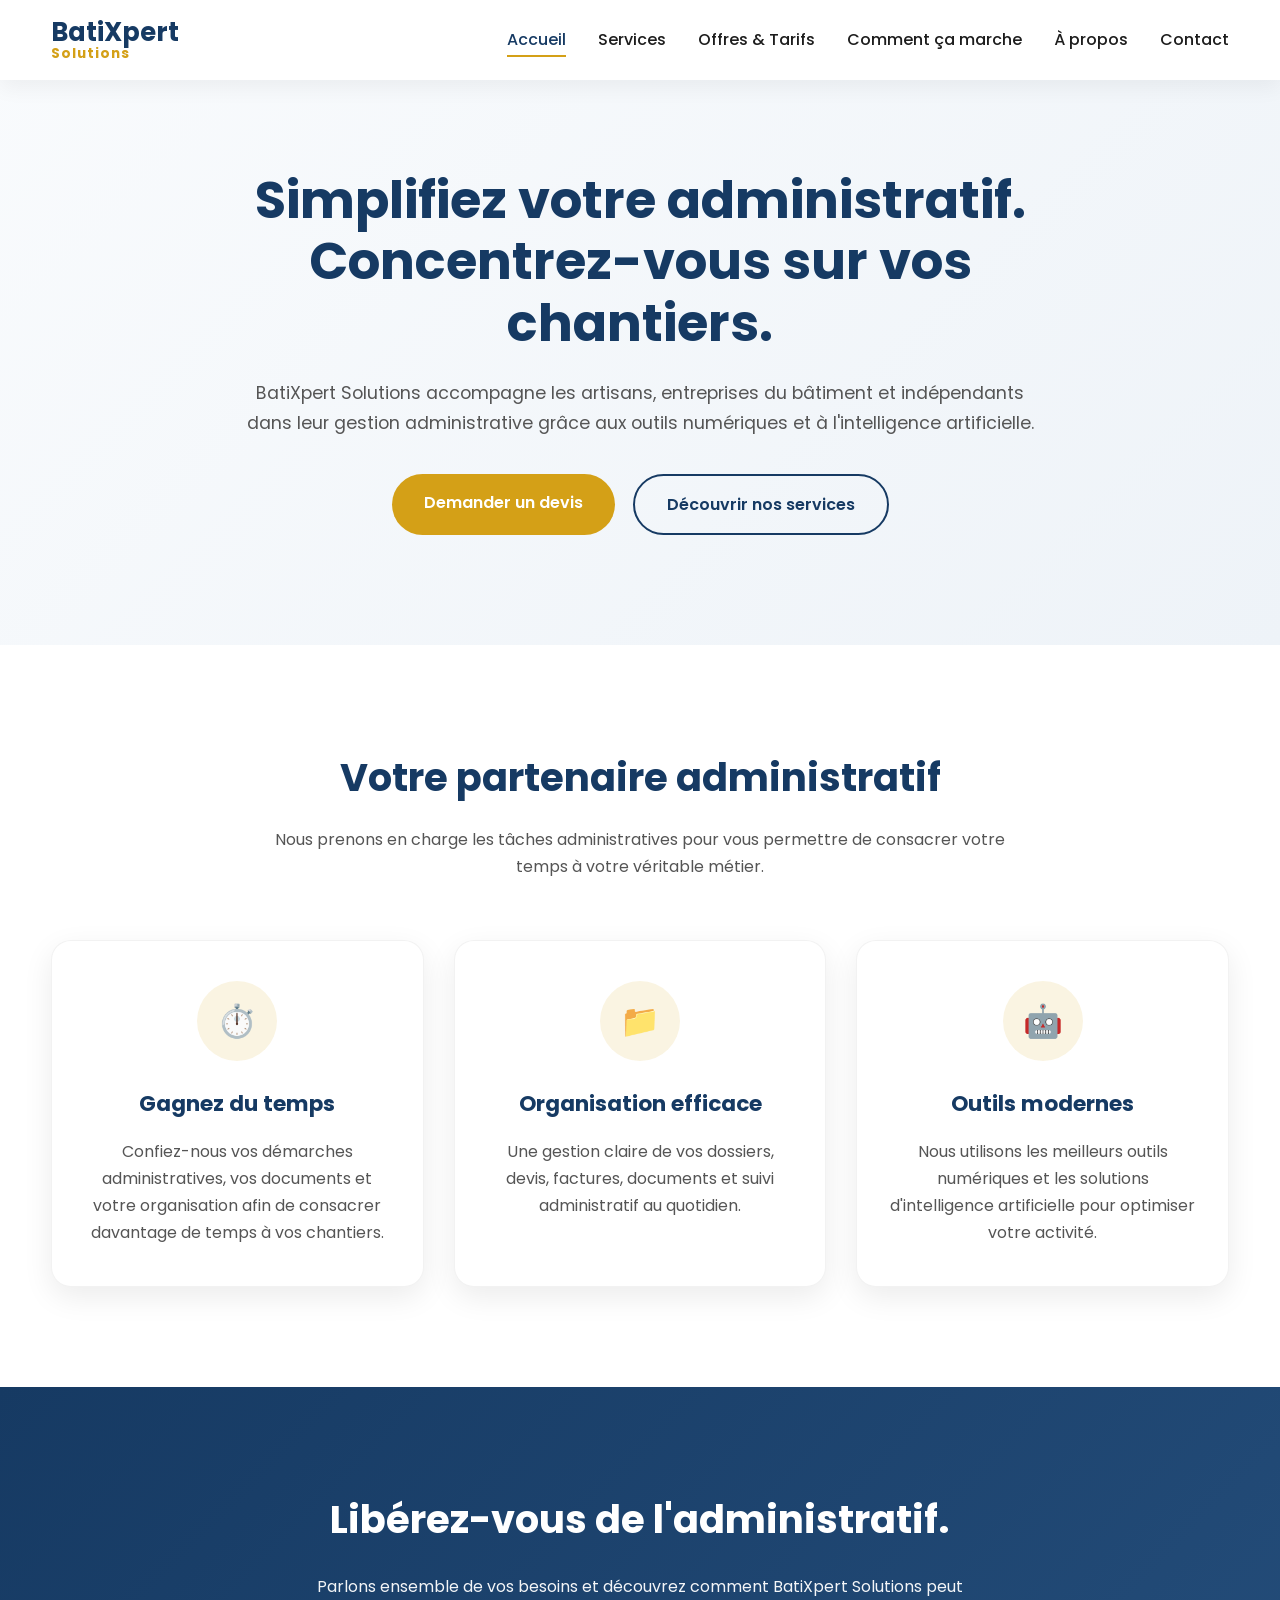
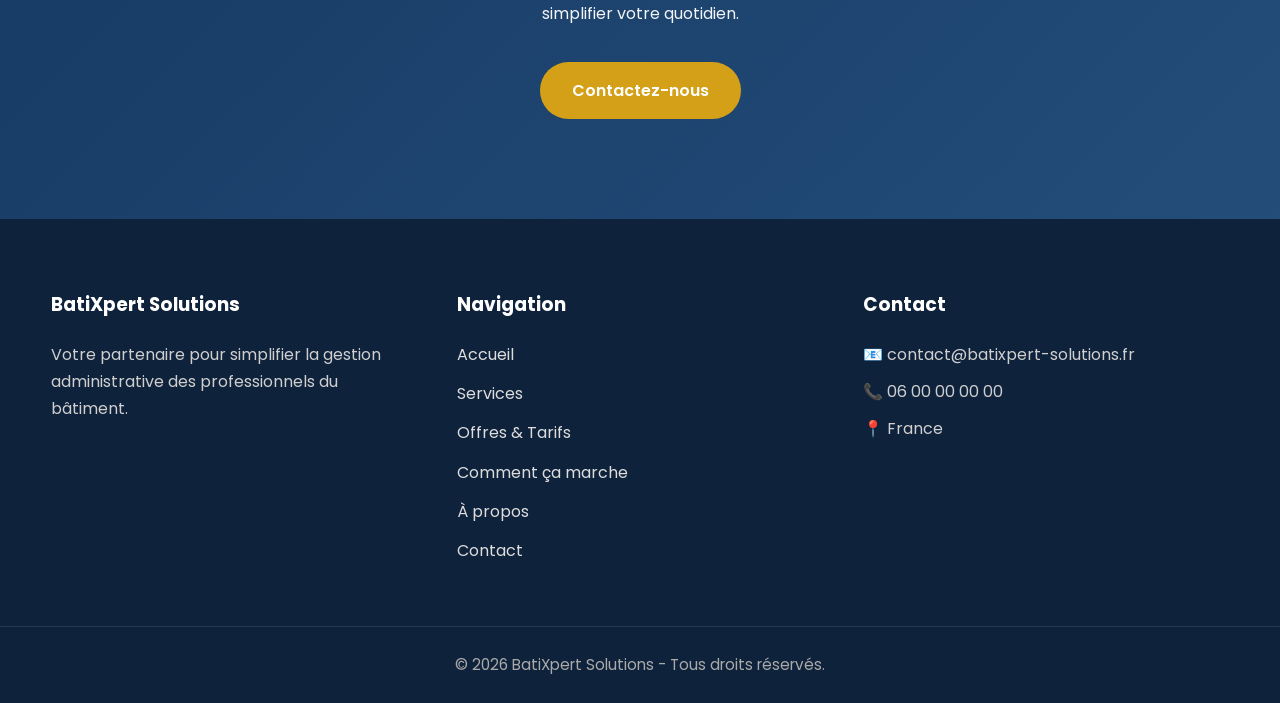
<file: index.html>
<!DOCTYPE html>
<html lang="fr">

<head>

    <meta charset="UTF-8">
    <meta name="viewport" content="width=device-width, initial-scale=1.0">

    <title>BatiXpert Solutions | Simplifiez votre administratif</title>

    <meta name="description"
        content="BatiXpert Solutions accompagne les professionnels du bâtiment dans leur gestion administrative grâce aux outils numériques et à l'intelligence artificielle.">

    <link rel="stylesheet" href="styles.css">

    <link rel="preconnect" href="https://fonts.googleapis.com">

    <link rel="preconnect" href="https://fonts.gstatic.com" crossorigin>

    <link href="https://fonts.googleapis.com/css2?family=Poppins:wght@300;400;500;600;700;800&display=swap"
        rel="stylesheet">

</head>

<body>

    <!-- HEADER -->

    <header>

        <div class="container navbar">

            <a href="index.html" class="logo">
                <span>BatiXpert</span>
                <small>Solutions</small>
            </a>

            <nav>

                <ul class="menu">

                    <li><a href="index.html" class="active">Accueil</a></li>

                    <li><a href="services.html">Services</a></li>

                    <li><a href="offres.html">Offres & Tarifs</a></li>

                    <li><a href="comment-ca-marche.html">Comment ça marche</a></li>

                    <li><a href="apropos.html">À propos</a></li>

                    <li><a href="contact.html">Contact</a></li>

                </ul>

            </nav>

            <div class="burger">

                <span></span>
                <span></span>
                <span></span>

            </div>

        </div>

    </header>

    <!-- HERO -->

    <section class="hero">

        <div class="container hero-content">

            <div class="hero-text">

                <h1>

                    Simplifiez votre administratif.<br>

                    Concentrez-vous sur vos chantiers.

                </h1>

                <p>

                    BatiXpert Solutions accompagne les artisans,
                    entreprises du bâtiment et indépendants dans
                    leur gestion administrative grâce aux outils
                    numériques et à l'intelligence artificielle.

                </p>

                <div class="hero-buttons">

                    <a href="contact.html" class="btn btn-primary">

                        Demander un devis

                    </a>

                    <a href="services.html" class="btn btn-secondary">

                        Découvrir nos services

                    </a>

                </div>

            </div>

            
        </div>

    </section>

    <!-- PRESENTATION -->

    <section class="presentation">

        <div class="container">

            <div class="section-title">

                <h2>

                    Votre partenaire administratif

                </h2>

                <p>

                    Nous prenons en charge les tâches administratives
                    pour vous permettre de consacrer votre temps
                    à votre véritable métier.

                </p>

            </div>

            <div class="presentation-grid">

                <article class="card">

                    <div class="card-icon">

                        ⏱️

                    </div>

                    <h3>

                        Gagnez du temps

                    </h3>

                    <p>

                        Confiez-nous vos démarches administratives,
                        vos documents et votre organisation afin de
                        consacrer davantage de temps à vos chantiers.

                    </p>

                </article>

                <article class="card">

                    <div class="card-icon">

                        📁

                    </div>

                    <h3>

                        Organisation efficace

                    </h3>

                    <p>

                        Une gestion claire de vos dossiers,
                        devis, factures, documents et suivi
                        administratif au quotidien.

                    </p>

                </article>

                <article class="card">

                    <div class="card-icon">

                        🤖

                    </div>

                    <h3>

                        Outils modernes

                    </h3>

                    <p>

                        Nous utilisons les meilleurs outils
                        numériques et les solutions d'intelligence
                        artificielle pour optimiser votre activité.

                    </p>

                </article>

            </div>

        </div>

    </section>

    <!-- CTA -->

    <section class="cta">

        <div class="container">

            <h2>

                Libérez-vous de l'administratif.

            </h2>

            <p>

                Parlons ensemble de vos besoins et découvrez
                comment BatiXpert Solutions peut simplifier
                votre quotidien.

            </p>

            <a href="contact.html" class="btn btn-primary">

                Contactez-nous

            </a>

        </div>

    </section>
        <!-- FOOTER -->

    <footer>

        <div class="container footer-content">

            <div class="footer-column">

                <h3>BatiXpert Solutions</h3>

                <p>
                    Votre partenaire pour simplifier la gestion
                    administrative des professionnels du bâtiment.
                </p>

            </div>

            <div class="footer-column">

                <h3>Navigation</h3>

                <ul>

                    <li><a href="index.html">Accueil</a></li>

                    <li><a href="services.html">Services</a></li>

                    <li><a href="offres.html">Offres & Tarifs</a></li>

                    <li><a href="comment-ca-marche.html">Comment ça marche</a></li>

                    <li><a href="apropos.html">À propos</a></li>

                    <li><a href="contact.html">Contact</a></li>

                </ul>

            </div>

            <div class="footer-column">

                <h3>Contact</h3>

                <p>📧 contact@batixpert-solutions.fr</p>

                <p>📞 06 00 00 00 00</p>

                <p>📍 France</p>

            </div>

        </div>

        <div class="copyright">

            © 2026 BatiXpert Solutions - Tous droits réservés.

        </div>

    </footer>

    <!-- BOUTON RETOUR EN HAUT -->

    <button id="backToTop" aria-label="Retour en haut">

        ↑

    </button>

    <!-- SCRIPT -->

    <script src="script.js"></script>

</body>

</html>
</file>
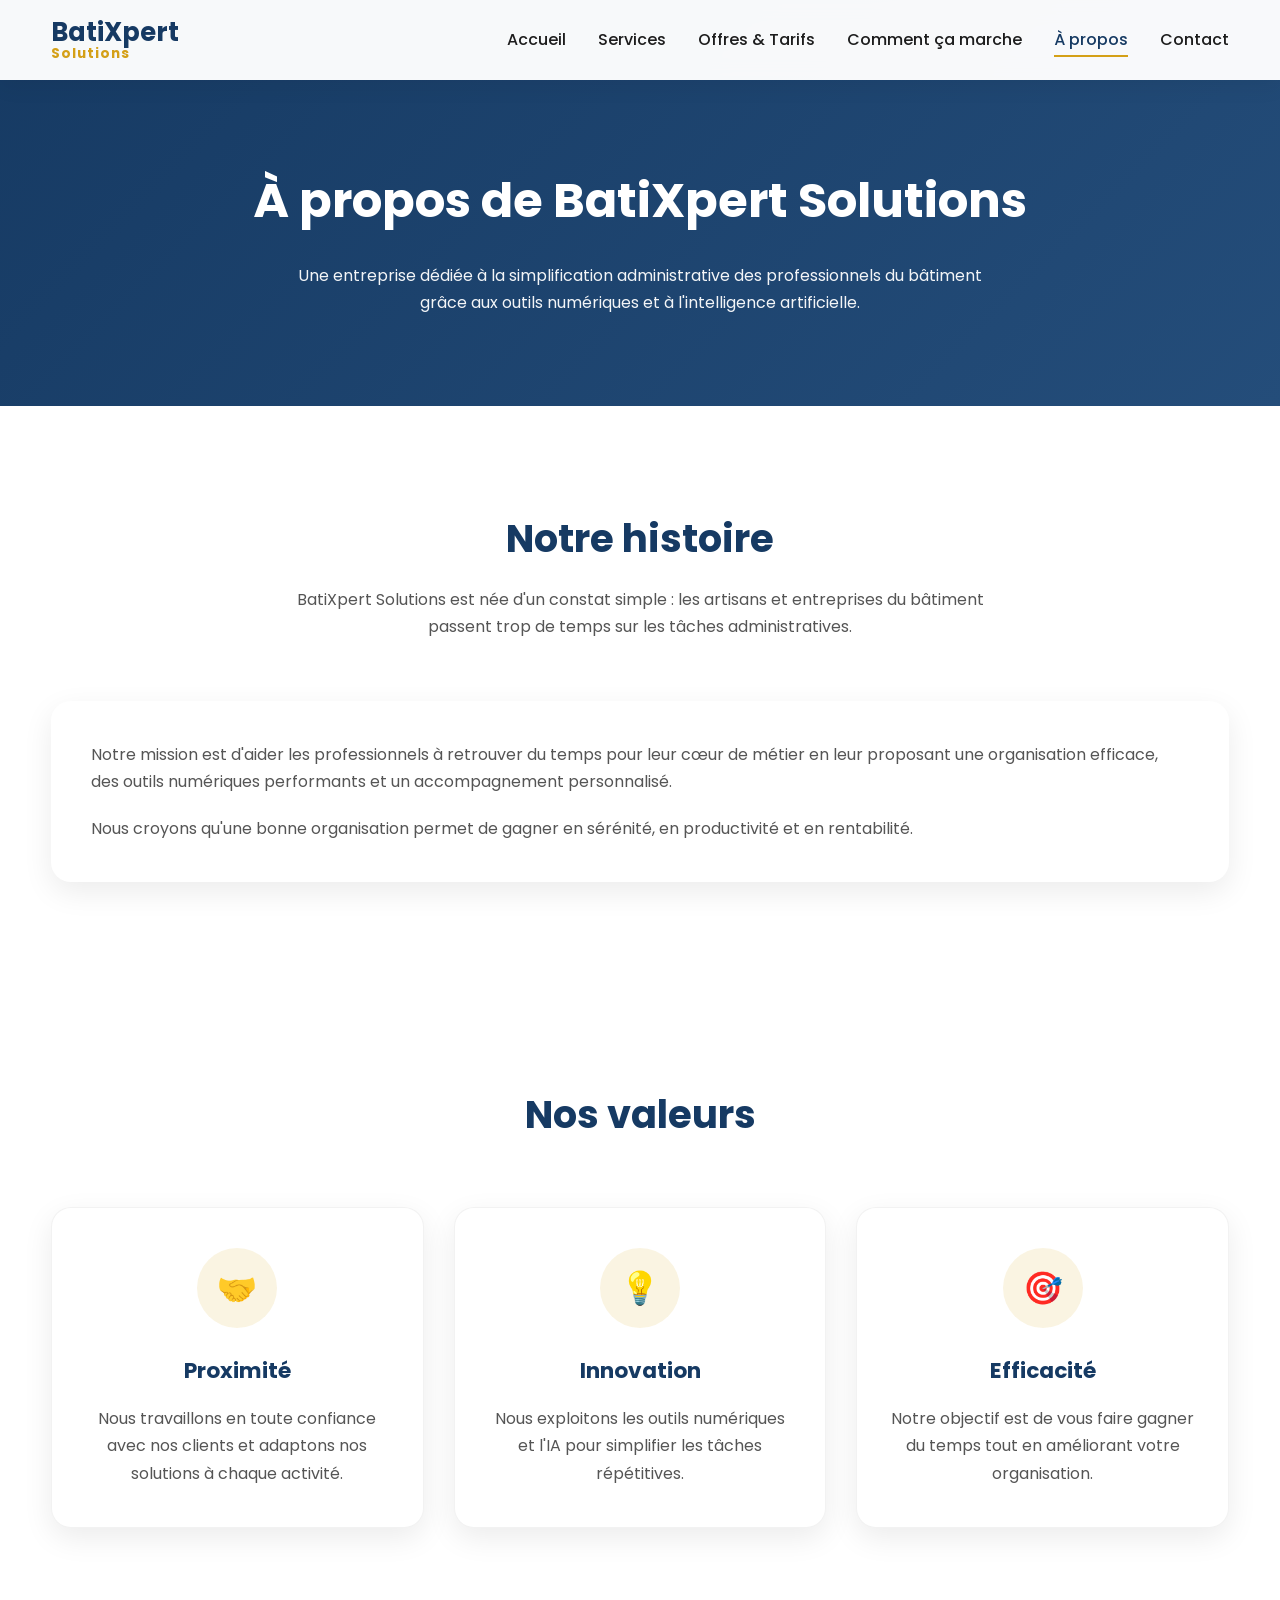
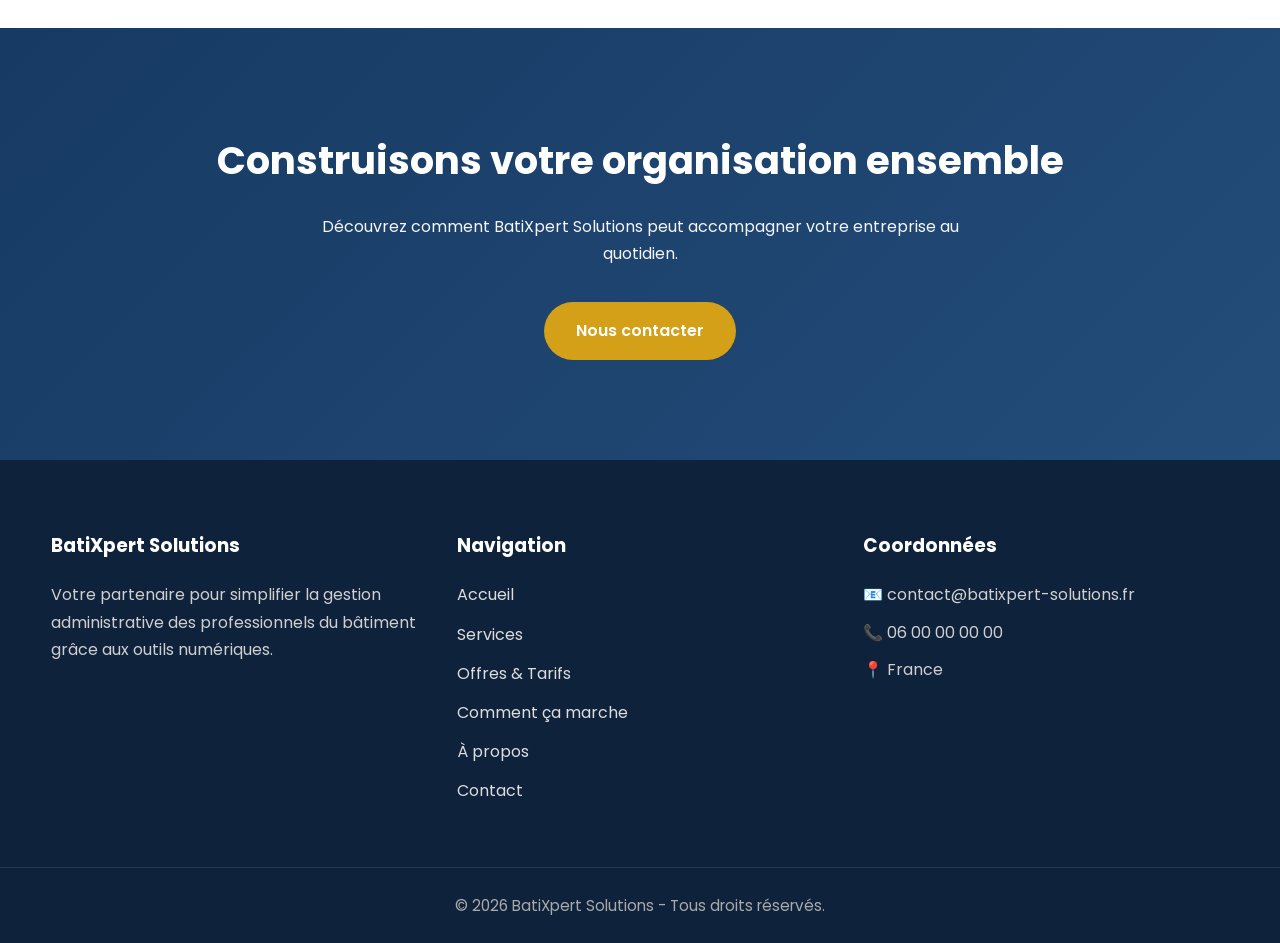
<file: apropos.html>
<!DOCTYPE html>
<html lang="fr">

<head>

    <meta charset="UTF-8">
    <meta name="viewport" content="width=device-width, initial-scale=1.0">

    <title>À propos | BatiXpert Solutions</title>

    <meta name="description"
        content="Découvrez BatiXpert Solutions, notre mission et nos valeurs au service des professionnels du bâtiment.">

    <link rel="stylesheet" href="styles.css">

    <link rel="preconnect" href="https://fonts.googleapis.com">

    <link rel="preconnect" href="https://fonts.gstatic.com" crossorigin>

    <link href="https://fonts.googleapis.com/css2?family=Poppins:wght@300;400;500;600;700;800&display=swap"
        rel="stylesheet">

</head>

<body>

    <!-- HEADER -->

    <header>

        <div class="container navbar">

            <a href="index.html" class="logo">
                <span>BatiXpert</span>
                <small>Solutions</small>
            </a>

            <nav>

                <ul class="menu">

                    <li><a href="index.html">Accueil</a></li>
                    <li><a href="services.html">Services</a></li>
                    <li><a href="offres.html">Offres & Tarifs</a></li>
                    <li><a href="comment-ca-marche.html">Comment ça marche</a></li>
                    <li><a href="apropos.html" class="active">À propos</a></li>
                    <li><a href="contact.html">Contact</a></li>

                </ul>

            </nav>

            <div class="burger">

                <span></span>
                <span></span>
                <span></span>

            </div>

        </div>

    </header>

    <!-- HERO -->

    <section class="page-hero">

        <div class="container">

            <h1>À propos de BatiXpert Solutions</h1>

            <p>

                Une entreprise dédiée à la simplification administrative
                des professionnels du bâtiment grâce aux outils numériques
                et à l'intelligence artificielle.

            </p>

        </div>

    </section>

    <!-- PRÉSENTATION -->

    <section class="about">

        <div class="container">

            <div class="section-title">

                <h2>Notre histoire</h2>

                <p>

                    BatiXpert Solutions est née d'un constat simple :
                    les artisans et entreprises du bâtiment passent
                    trop de temps sur les tâches administratives.

                </p>

            </div>

            <div class="about-content">

                <div class="about-text">

                    <p>

                        Notre mission est d'aider les professionnels
                        à retrouver du temps pour leur cœur de métier
                        en leur proposant une organisation efficace,
                        des outils numériques performants et un
                        accompagnement personnalisé.

                    </p>

                    <p>

                        Nous croyons qu'une bonne organisation permet
                        de gagner en sérénité, en productivité et en
                        rentabilité.

                    </p>

                </div>

            </div>

        </div>

    </section>

    <!-- VALEURS -->

    <section class="presentation">

        <div class="container">

            <div class="section-title">

                <h2>Nos valeurs</h2>

            </div>

            <div class="presentation-grid">

                <article class="card">

                    <div class="card-icon">🤝</div>

                    <h3>Proximité</h3>

                    <p>

                        Nous travaillons en toute confiance avec nos
                        clients et adaptons nos solutions à chaque activité.

                    </p>

                </article>

                <article class="card">

                    <div class="card-icon">💡</div>

                    <h3>Innovation</h3>

                    <p>

                        Nous exploitons les outils numériques et l'IA
                        pour simplifier les tâches répétitives.

                    </p>

                </article>

                <article class="card">

                    <div class="card-icon">🎯</div>

                    <h3>Efficacité</h3>

                    <p>

                        Notre objectif est de vous faire gagner du temps
                        tout en améliorant votre organisation.

                    </p>

                </article>

            </div>

        </div>

    </section>

    <!-- CTA -->

    <section class="cta">

        <div class="container">

            <h2>Construisons votre organisation ensemble</h2>

            <p>

                Découvrez comment BatiXpert Solutions peut accompagner
                votre entreprise au quotidien.

            </p>

            <a href="contact.html" class="btn btn-primary">

                Nous contacter

            </a>

        </div>

    </section>
        <!-- FOOTER -->

    <footer>

        <div class="container footer-content">

            <div class="footer-column">

                <h3>BatiXpert Solutions</h3>

                <p>
                    Votre partenaire pour simplifier la gestion administrative
                    des professionnels du bâtiment grâce aux outils numériques.
                </p>

            </div>

            <div class="footer-column">

                <h3>Navigation</h3>

                <ul>

                    <li><a href="index.html">Accueil</a></li>

                    <li><a href="services.html">Services</a></li>

                    <li><a href="offres.html">Offres & Tarifs</a></li>

                    <li><a href="comment-ca-marche.html">Comment ça marche</a></li>

                    <li><a href="apropos.html">À propos</a></li>

                    <li><a href="contact.html">Contact</a></li>

                </ul>

            </div>

            <div class="footer-column">

                <h3>Coordonnées</h3>

                <p>📧 contact@batixpert-solutions.fr</p>

                <p>📞 06 00 00 00 00</p>

                <p>📍 France</p>

            </div>

        </div>

        <div class="copyright">
            © 2026 BatiXpert Solutions - Tous droits réservés.
        </div>

    </footer>

    <!-- BOUTON RETOUR EN HAUT -->

    <button id="backToTop" aria-label="Retour en haut">

        ↑

    </button>

    <!-- SCRIPT -->

    <script src="script.js"></script>

</body>

</html>
</file>
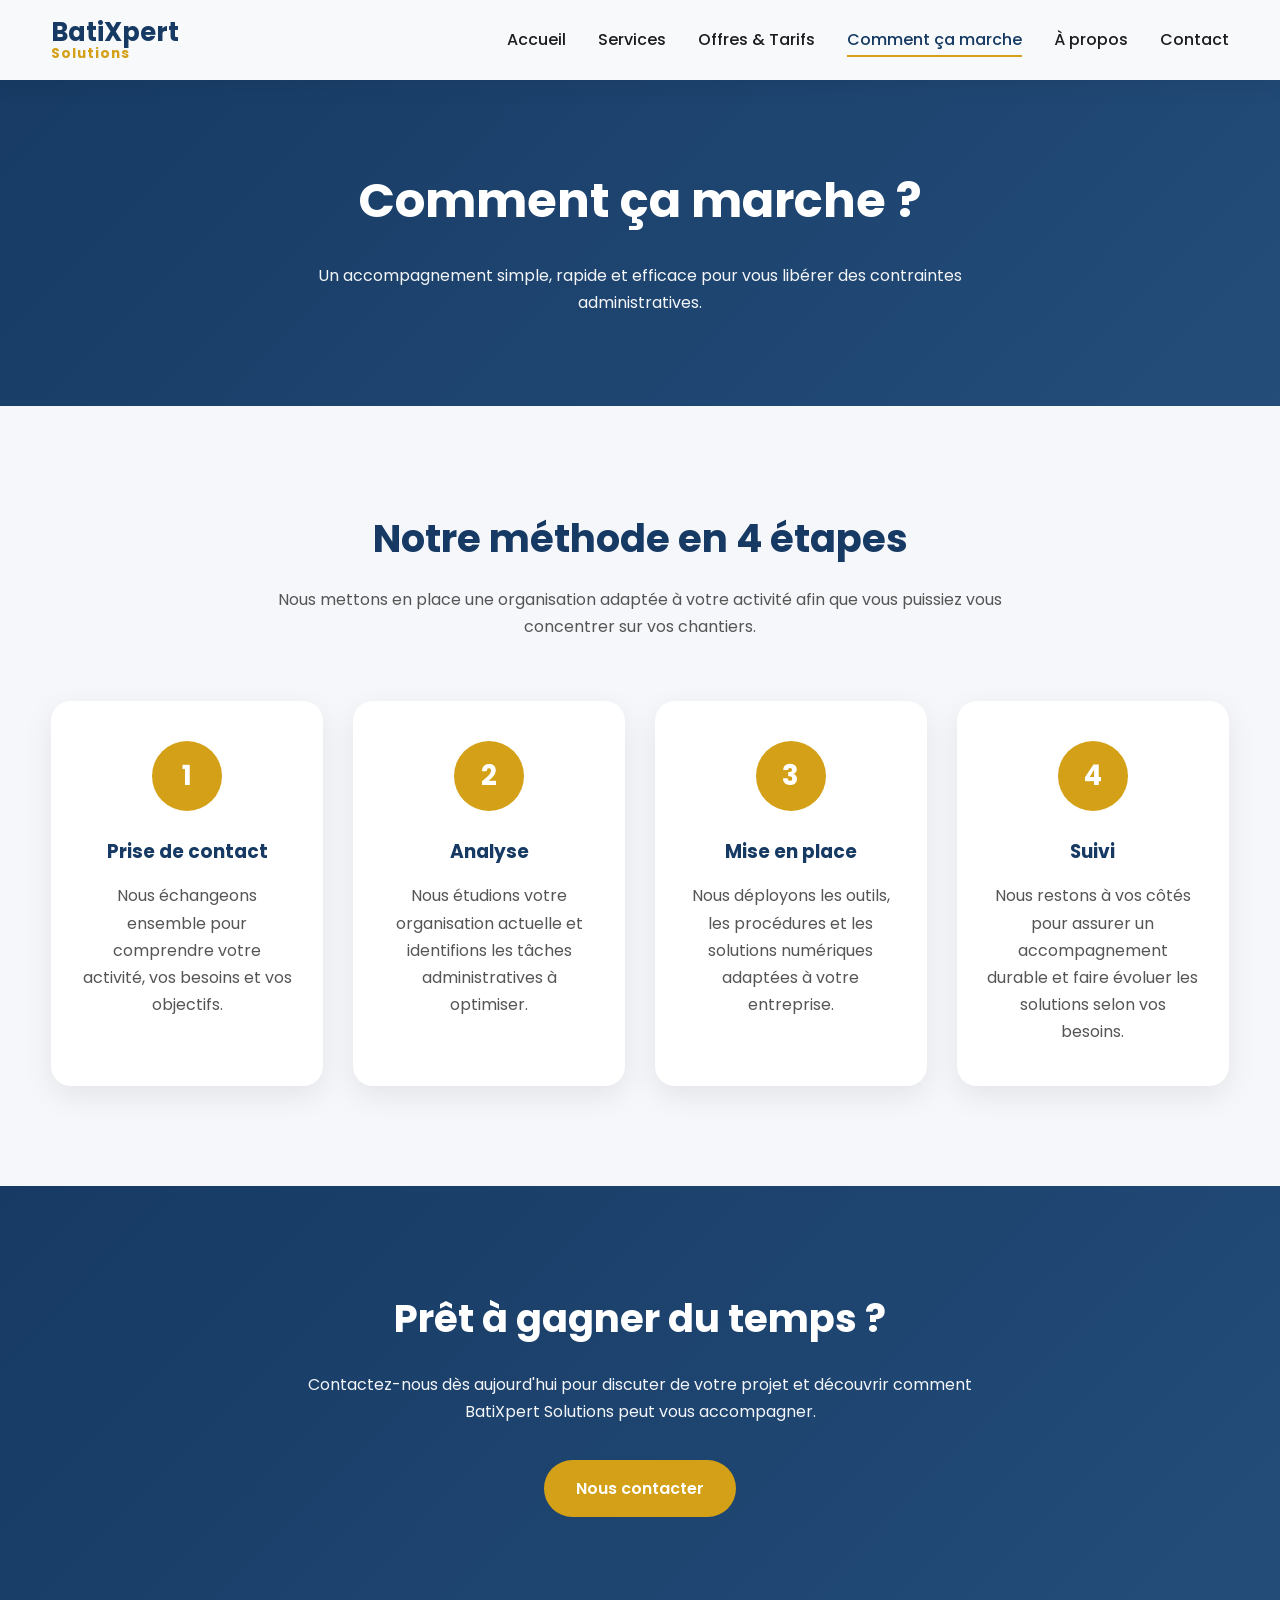
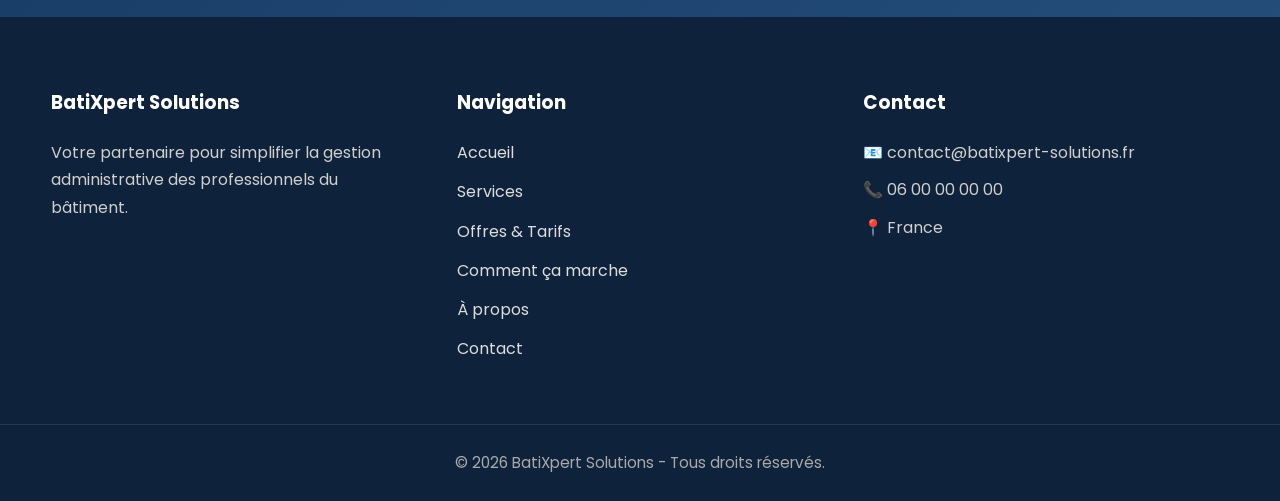
<file: comment-ca-marche.html>
<!DOCTYPE html>
<html lang="fr">

<head>

    <meta charset="UTF-8">
    <meta name="viewport" content="width=device-width, initial-scale=1.0">

    <title>Comment ça marche | BatiXpert Solutions</title>

    <meta name="description"
        content="Découvrez les étapes de notre accompagnement administratif pour les professionnels du bâtiment.">

    <link rel="stylesheet" href="styles.css">

    <link rel="preconnect" href="https://fonts.googleapis.com">

    <link rel="preconnect" href="https://fonts.gstatic.com" crossorigin>

    <link href="https://fonts.googleapis.com/css2?family=Poppins:wght@300;400;500;600;700;800&display=swap"
        rel="stylesheet">

</head>

<body>

    <!-- HEADER -->

    <header>

        <div class="container navbar">

            <a href="index.html" class="logo">
                <span>BatiXpert</span>
                <small>Solutions</small>
            </a>

            <nav>

                <ul class="menu">

                    <li><a href="index.html">Accueil</a></li>
                    <li><a href="services.html">Services</a></li>
                    <li><a href="offres.html">Offres & Tarifs</a></li>
                    <li><a href="comment-ca-marche.html" class="active">Comment ça marche</a></li>
                    <li><a href="apropos.html">À propos</a></li>
                    <li><a href="contact.html">Contact</a></li>

                </ul>

            </nav>

            <div class="burger">

                <span></span>
                <span></span>
                <span></span>

            </div>

        </div>

    </header>

    <!-- HERO -->

    <section class="page-hero">

        <div class="container">

            <h1>Comment ça marche ?</h1>

            <p>

                Un accompagnement simple, rapide et efficace pour vous libérer
                des contraintes administratives.

            </p>

        </div>

    </section>

    <!-- ÉTAPES -->

    <section class="steps">

        <div class="container">

            <div class="section-title">

                <h2>Notre méthode en 4 étapes</h2>

                <p>

                    Nous mettons en place une organisation adaptée à votre activité
                    afin que vous puissiez vous concentrer sur vos chantiers.

                </p>

            </div>

            <div class="steps-grid">

                <div>

                    <span>1</span>

                    <h3>Prise de contact</h3>

                    <p>

                        Nous échangeons ensemble pour comprendre votre activité,
                        vos besoins et vos objectifs.

                    </p>

                </div>

                <div>

                    <span>2</span>

                    <h3>Analyse</h3>

                    <p>

                        Nous étudions votre organisation actuelle et identifions
                        les tâches administratives à optimiser.

                    </p>

                </div>

                <div>

                    <span>3</span>

                    <h3>Mise en place</h3>

                    <p>

                        Nous déployons les outils, les procédures et les solutions
                        numériques adaptées à votre entreprise.

                    </p>

                </div>

                <div>

                    <span>4</span>

                    <h3>Suivi</h3>

                    <p>

                        Nous restons à vos côtés pour assurer un accompagnement
                        durable et faire évoluer les solutions selon vos besoins.

                    </p>

                </div>

            </div>

        </div>

    </section>

    <!-- CTA -->

    <section class="cta">

        <div class="container">

            <h2>Prêt à gagner du temps ?</h2>

            <p>

                Contactez-nous dès aujourd'hui pour discuter de votre projet
                et découvrir comment BatiXpert Solutions peut vous accompagner.

            </p>

            <a href="contact.html" class="btn btn-primary">

                Nous contacter

            </a>

        </div>

    </section>
        <!-- FOOTER -->

    <footer>

        <div class="container footer-content">

            <div class="footer-column">

                <h3>BatiXpert Solutions</h3>

                <p>
                    Votre partenaire pour simplifier la gestion administrative
                    des professionnels du bâtiment.
                </p>

            </div>

            <div class="footer-column">

                <h3>Navigation</h3>

                <ul>

                    <li><a href="index.html">Accueil</a></li>

                    <li><a href="services.html">Services</a></li>

                    <li><a href="offres.html">Offres & Tarifs</a></li>

                    <li><a href="comment-ca-marche.html">Comment ça marche</a></li>

                    <li><a href="apropos.html">À propos</a></li>

                    <li><a href="contact.html">Contact</a></li>

                </ul>

            </div>

            <div class="footer-column">

                <h3>Contact</h3>

                <p>📧 contact@batixpert-solutions.fr</p>

                <p>📞 06 00 00 00 00</p>

                <p>📍 France</p>

            </div>

        </div>

        <div class="copyright">

            © 2026 BatiXpert Solutions - Tous droits réservés.

        </div>

    </footer>

    <!-- BOUTON RETOUR EN HAUT -->

    <button id="backToTop" aria-label="Retour en haut">

        ↑

    </button>

    <!-- SCRIPT -->

    <script src="script.js"></script>

</body>

</html>
</file>
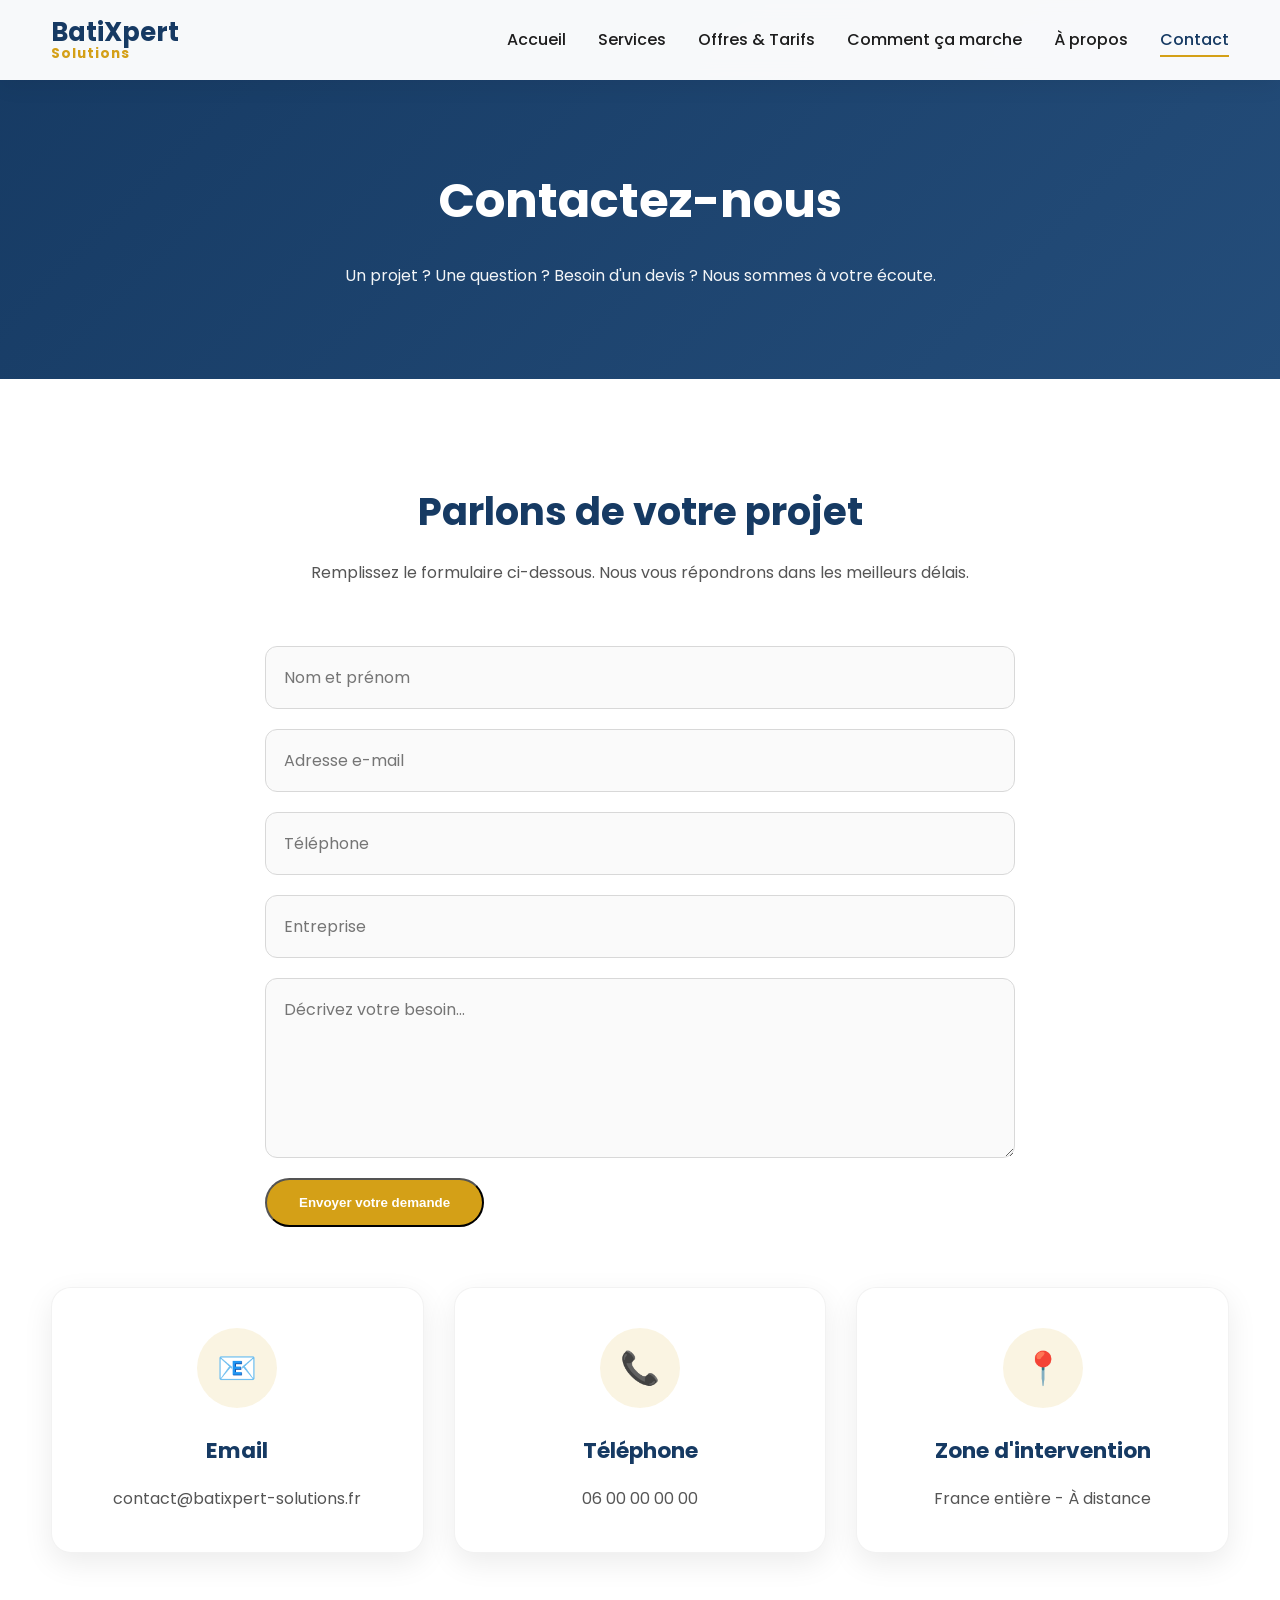
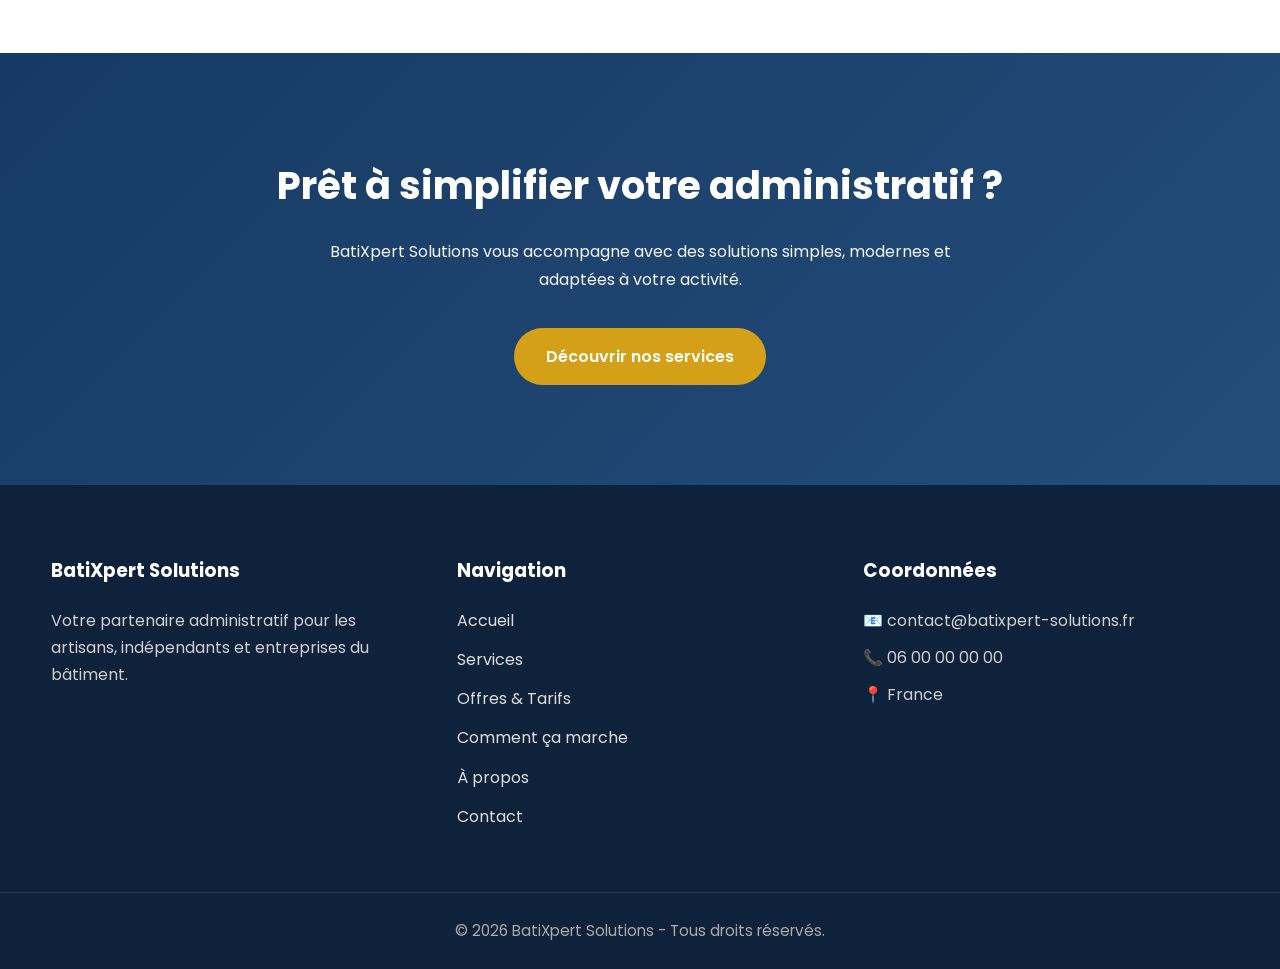
<file: contact.html>
<!DOCTYPE html>
<html lang="fr">

<head>

    <meta charset="UTF-8">
    <meta name="viewport" content="width=device-width, initial-scale=1.0">

    <title>Contact | BatiXpert Solutions</title>

    <meta name="description"
        content="Contactez BatiXpert Solutions pour obtenir un devis ou discuter de vos besoins administratifs.">

    <link rel="stylesheet" href="styles.css">

    <link rel="preconnect" href="https://fonts.googleapis.com">

    <link rel="preconnect" href="https://fonts.gstatic.com" crossorigin>

    <link href="https://fonts.googleapis.com/css2?family=Poppins:wght@300;400;500;600;700;800&display=swap"
        rel="stylesheet">

</head>

<body>

    <!-- HEADER -->

    <header>

        <div class="container navbar">

            <a href="index.html" class="logo">
                <span>BatiXpert</span>
                <small>Solutions</small>
            </a>

            <nav>

                <ul class="menu">

                    <li><a href="index.html">Accueil</a></li>
                    <li><a href="services.html">Services</a></li>
                    <li><a href="offres.html">Offres & Tarifs</a></li>
                    <li><a href="comment-ca-marche.html">Comment ça marche</a></li>
                    <li><a href="apropos.html">À propos</a></li>
                    <li><a href="contact.html" class="active">Contact</a></li>

                </ul>

            </nav>

            <div class="burger">

                <span></span>
                <span></span>
                <span></span>

            </div>

        </div>

    </header>

    <!-- HERO -->

    <section class="page-hero">

        <div class="container">

            <h1>Contactez-nous</h1>

            <p>

                Un projet ? Une question ? Besoin d'un devis ?
                Nous sommes à votre écoute.

            </p>

        </div>

    </section>

    <!-- CONTACT -->

    <section class="contact">

        <div class="container">

            <div class="section-title">

                <h2>Parlons de votre projet</h2>

                <p>

                    Remplissez le formulaire ci-dessous.
                    Nous vous répondrons dans les meilleurs délais.

                </p>

            </div>

            <form class="contact-form">

                <input
                    type="text"
                    placeholder="Nom et prénom"
                    required>

                <input
                    type="email"
                    placeholder="Adresse e-mail"
                    required>

                <input
                    type="tel"
                    placeholder="Téléphone">

                <input
                    type="text"
                    placeholder="Entreprise">

                <textarea
                    placeholder="Décrivez votre besoin..."
                    required></textarea>

                <button
                    type="submit"
                    class="btn btn-primary">

                    Envoyer votre demande

                </button>

            </form>

            <div class="presentation-grid">

                <article class="card">

                    <div class="card-icon">📧</div>

                    <h3>Email</h3>

                    <p>contact@batixpert-solutions.fr</p>

                </article>

                <article class="card">

                    <div class="card-icon">📞</div>

                    <h3>Téléphone</h3>

                    <p>06 00 00 00 00</p>

                </article>

                <article class="card">

                    <div class="card-icon">📍</div>

                    <h3>Zone d'intervention</h3>

                    <p>France entière - À distance</p>

                </article>

            </div>

        </div>

    </section>

    <!-- CTA -->

    <section class="cta">

        <div class="container">

            <h2>Prêt à simplifier votre administratif ?</h2>

            <p>

                BatiXpert Solutions vous accompagne avec des solutions
                simples, modernes et adaptées à votre activité.

            </p>

            <a href="services.html" class="btn btn-primary">

                Découvrir nos services

            </a>

        </div>

    </section>
        <!-- FOOTER -->

    <footer>

        <div class="container footer-content">

            <div class="footer-column">

                <h3>BatiXpert Solutions</h3>

                <p>
                    Votre partenaire administratif pour les artisans,
                    indépendants et entreprises du bâtiment.
                </p>

            </div>

            <div class="footer-column">

                <h3>Navigation</h3>

                <ul>

                    <li><a href="index.html">Accueil</a></li>

                    <li><a href="services.html">Services</a></li>

                    <li><a href="offres.html">Offres & Tarifs</a></li>

                    <li><a href="comment-ca-marche.html">Comment ça marche</a></li>

                    <li><a href="apropos.html">À propos</a></li>

                    <li><a href="contact.html">Contact</a></li>

                </ul>

            </div>

            <div class="footer-column">

                <h3>Coordonnées</h3>

                <p>📧 contact@batixpert-solutions.fr</p>

                <p>📞 06 00 00 00 00</p>

                <p>📍 France</p>

            </div>

        </div>

        <div class="copyright">
            © 2026 BatiXpert Solutions - Tous droits réservés.
        </div>

    </footer>

    <!-- BOUTON RETOUR EN HAUT -->

    <button id="backToTop" aria-label="Retour en haut">

        ↑

    </button>

    <!-- SCRIPT -->

    <script src="script.js"></script>

</body>

</html>
</file>
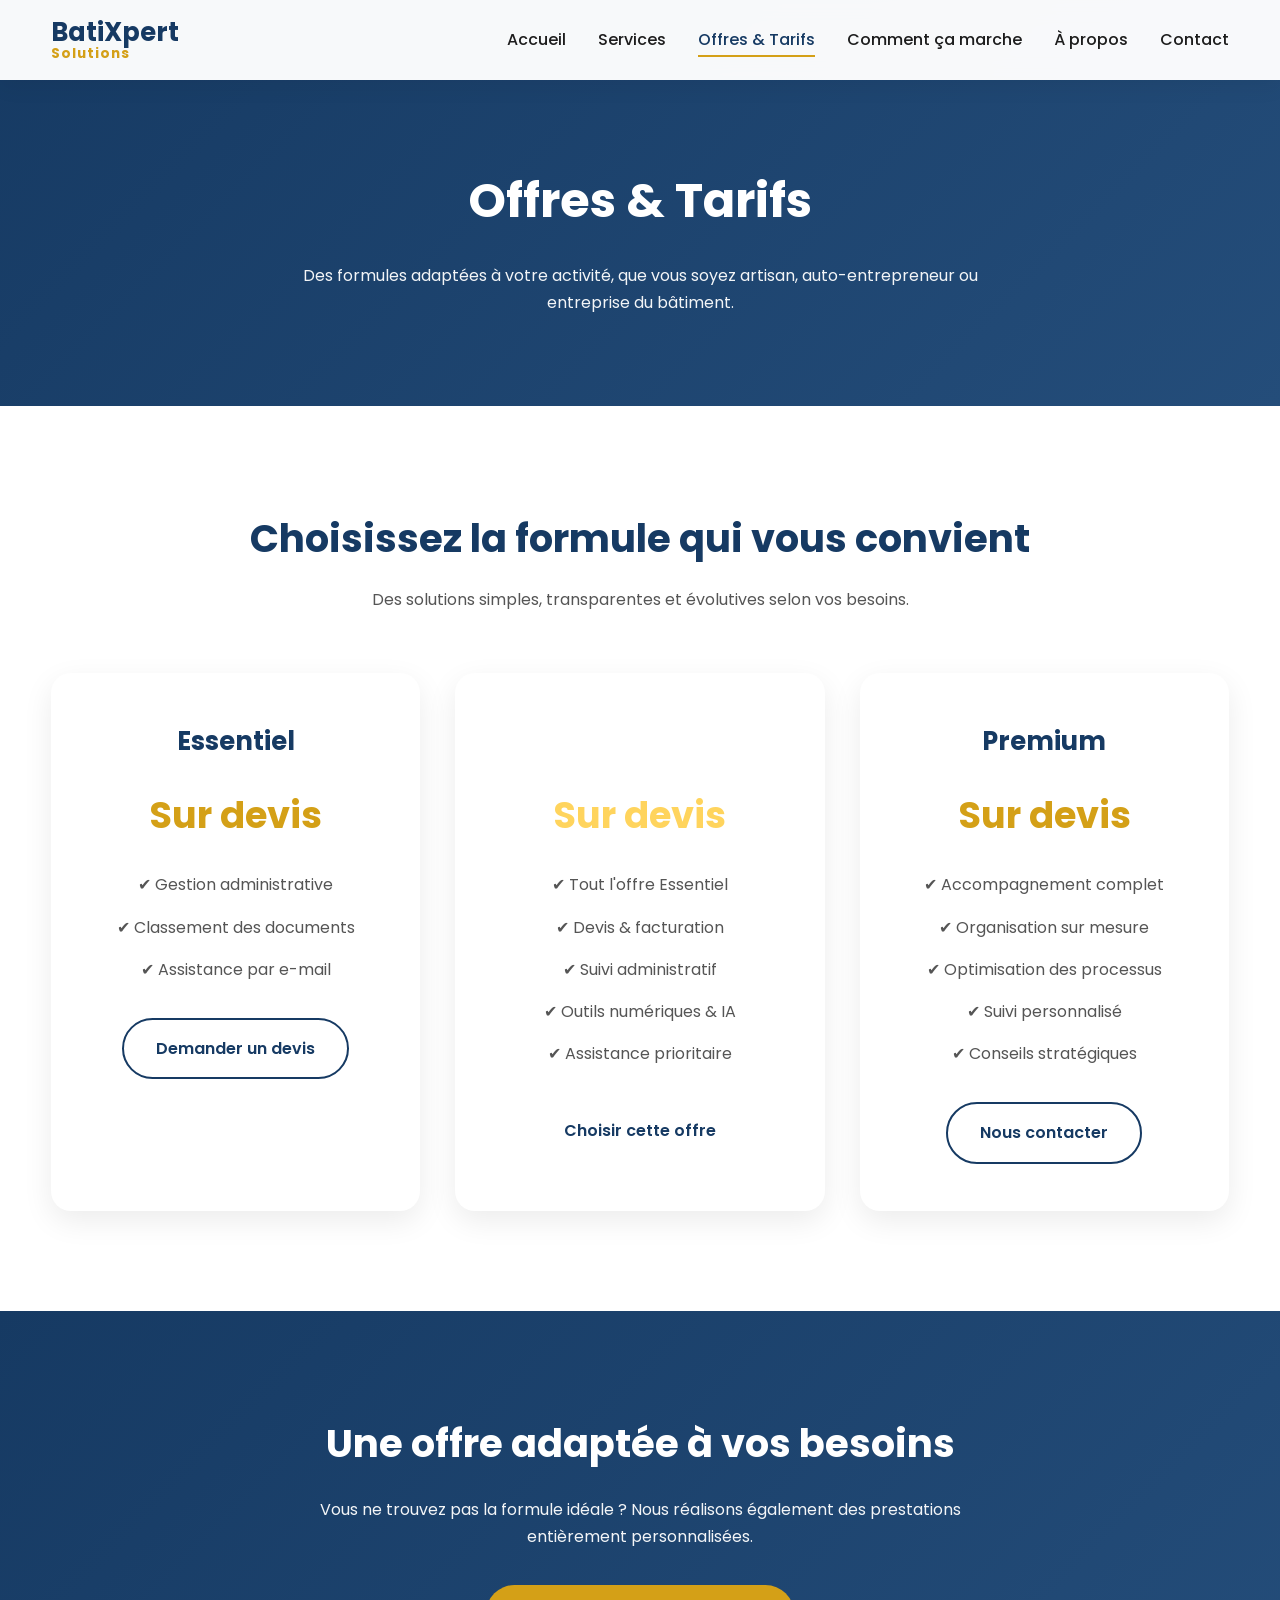
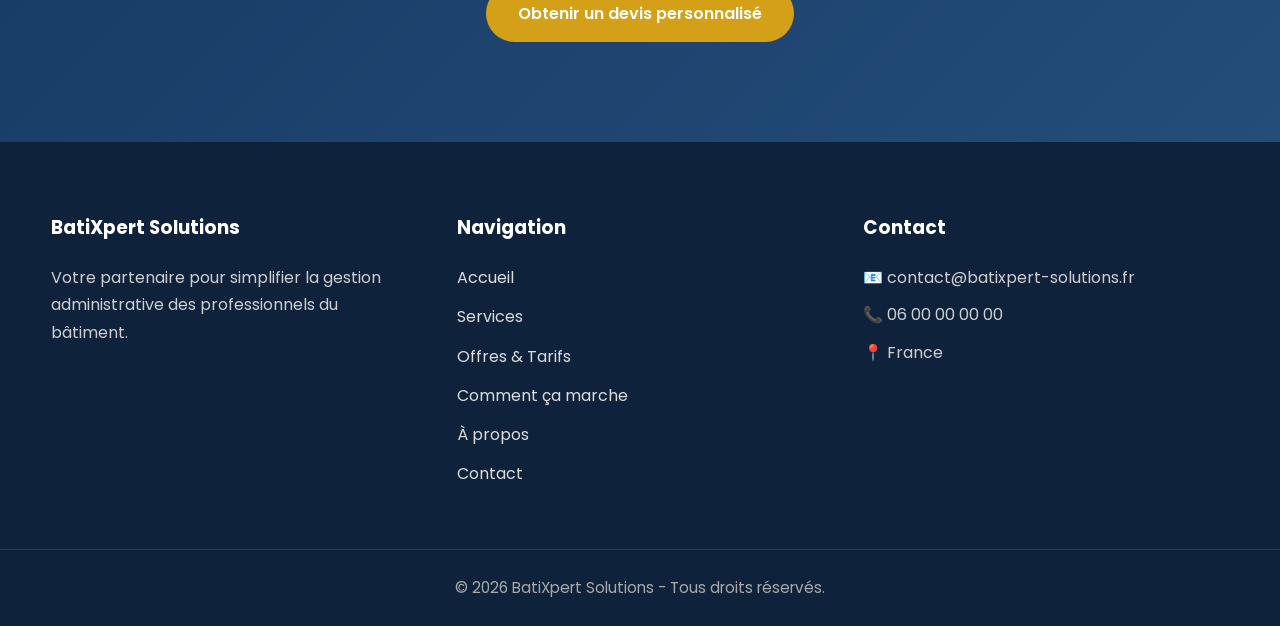
<file: offres.html>
<!DOCTYPE html>
<html lang="fr">

<head>

    <meta charset="UTF-8">
    <meta name="viewport" content="width=device-width, initial-scale=1.0">

    <title>Offres & Tarifs | BatiXpert Solutions</title>

    <meta name="description"
        content="Découvrez les offres et tarifs de BatiXpert Solutions pour simplifier votre gestion administrative.">

    <link rel="stylesheet" href="styles.css">

    <link rel="preconnect" href="https://fonts.googleapis.com">

    <link rel="preconnect" href="https://fonts.gstatic.com" crossorigin>

    <link href="https://fonts.googleapis.com/css2?family=Poppins:wght@300;400;500;600;700;800&display=swap"
        rel="stylesheet">

</head>

<body>

    <!-- HEADER -->

    <header>

        <div class="container navbar">

            <a href="index.html" class="logo">
                <span>BatiXpert</span>
                <small>Solutions</small>
            </a>

            <nav>

                <ul class="menu">

                    <li><a href="index.html">Accueil</a></li>

                    <li><a href="services.html">Services</a></li>

                    <li><a href="offres.html" class="active">Offres & Tarifs</a></li>

                    <li><a href="comment-ca-marche.html">Comment ça marche</a></li>

                    <li><a href="apropos.html">À propos</a></li>

                    <li><a href="contact.html">Contact</a></li>

                </ul>

            </nav>

            <div class="burger">

                <span></span>
                <span></span>
                <span></span>

            </div>

        </div>

    </header>

    <!-- HERO -->

    <section class="page-hero">

        <div class="container">

            <h1>Offres & Tarifs</h1>

            <p>

                Des formules adaptées à votre activité, que vous soyez artisan,
                auto-entrepreneur ou entreprise du bâtiment.

            </p>

        </div>

    </section>

    <!-- TARIFS -->

    <section class="pricing">

        <div class="container">

            <div class="section-title">

                <h2>Choisissez la formule qui vous convient</h2>

                <p>

                    Des solutions simples, transparentes et évolutives selon
                    vos besoins.

                </p>

            </div>

            <div class="pricing-grid">

                <!-- OFFRE 1 -->

                <article>

                    <h3>Essentiel</h3>

                    <div class="price">

                        Sur devis

                    </div>

                    <p>✔ Gestion administrative</p>

                    <p>✔ Classement des documents</p>

                    <p>✔ Assistance par e-mail</p>

                    <a href="contact.html" class="btn btn-secondary">

                        Demander un devis

                    </a>

                </article>

                <!-- OFFRE 2 -->

                <article class="featured">

                    <h3>Professionnel</h3>

                    <div class="price">

                        Sur devis

                    </div>

                    <p>✔ Tout l'offre Essentiel</p>

                    <p>✔ Devis & facturation</p>

                    <p>✔ Suivi administratif</p>

                    <p>✔ Outils numériques & IA</p>

                    <p>✔ Assistance prioritaire</p>

                    <a href="contact.html" class="btn btn-primary">

                        Choisir cette offre

                    </a>

                </article>

                <!-- OFFRE 3 -->

                <article>

                    <h3>Premium</h3>

                    <div class="price">

                        Sur devis

                    </div>

                    <p>✔ Accompagnement complet</p>

                    <p>✔ Organisation sur mesure</p>

                    <p>✔ Optimisation des processus</p>

                    <p>✔ Suivi personnalisé</p>

                    <p>✔ Conseils stratégiques</p>

                    <a href="contact.html" class="btn btn-secondary">

                        Nous contacter

                    </a>

                </article>

            </div>

        </div>

    </section>

    <!-- CTA -->

    <section class="cta">

        <div class="container">

            <h2>Une offre adaptée à vos besoins</h2>

            <p>

                Vous ne trouvez pas la formule idéale ?
                Nous réalisons également des prestations entièrement
                personnalisées.

            </p>

            <a href="contact.html" class="btn btn-primary">

                Obtenir un devis personnalisé

            </a>

        </div>

    </section>
        <!-- FOOTER -->

    <footer>

        <div class="container footer-content">

            <div class="footer-column">

                <h3>BatiXpert Solutions</h3>

                <p>
                    Votre partenaire pour simplifier la gestion administrative
                    des professionnels du bâtiment.
                </p>

            </div>

            <div class="footer-column">

                <h3>Navigation</h3>

                <ul>

                    <li><a href="index.html">Accueil</a></li>

                    <li><a href="services.html">Services</a></li>

                    <li><a href="offres.html">Offres & Tarifs</a></li>

                    <li><a href="comment-ca-marche.html">Comment ça marche</a></li>

                    <li><a href="apropos.html">À propos</a></li>

                    <li><a href="contact.html">Contact</a></li>

                </ul>

            </div>

            <div class="footer-column">

                <h3>Contact</h3>

                <p>📧 contact@batixpert-solutions.fr</p>

                <p>📞 06 00 00 00 00</p>

                <p>📍 France</p>

            </div>

        </div>

        <div class="copyright">
            © 2026 BatiXpert Solutions - Tous droits réservés.
        </div>

    </footer>

    <!-- BOUTON RETOUR EN HAUT -->

    <button id="backToTop" aria-label="Retour en haut">
        ↑
    </button>

    <!-- SCRIPT -->

    <script src="script.js"></script>

</body>

</html>
</file>
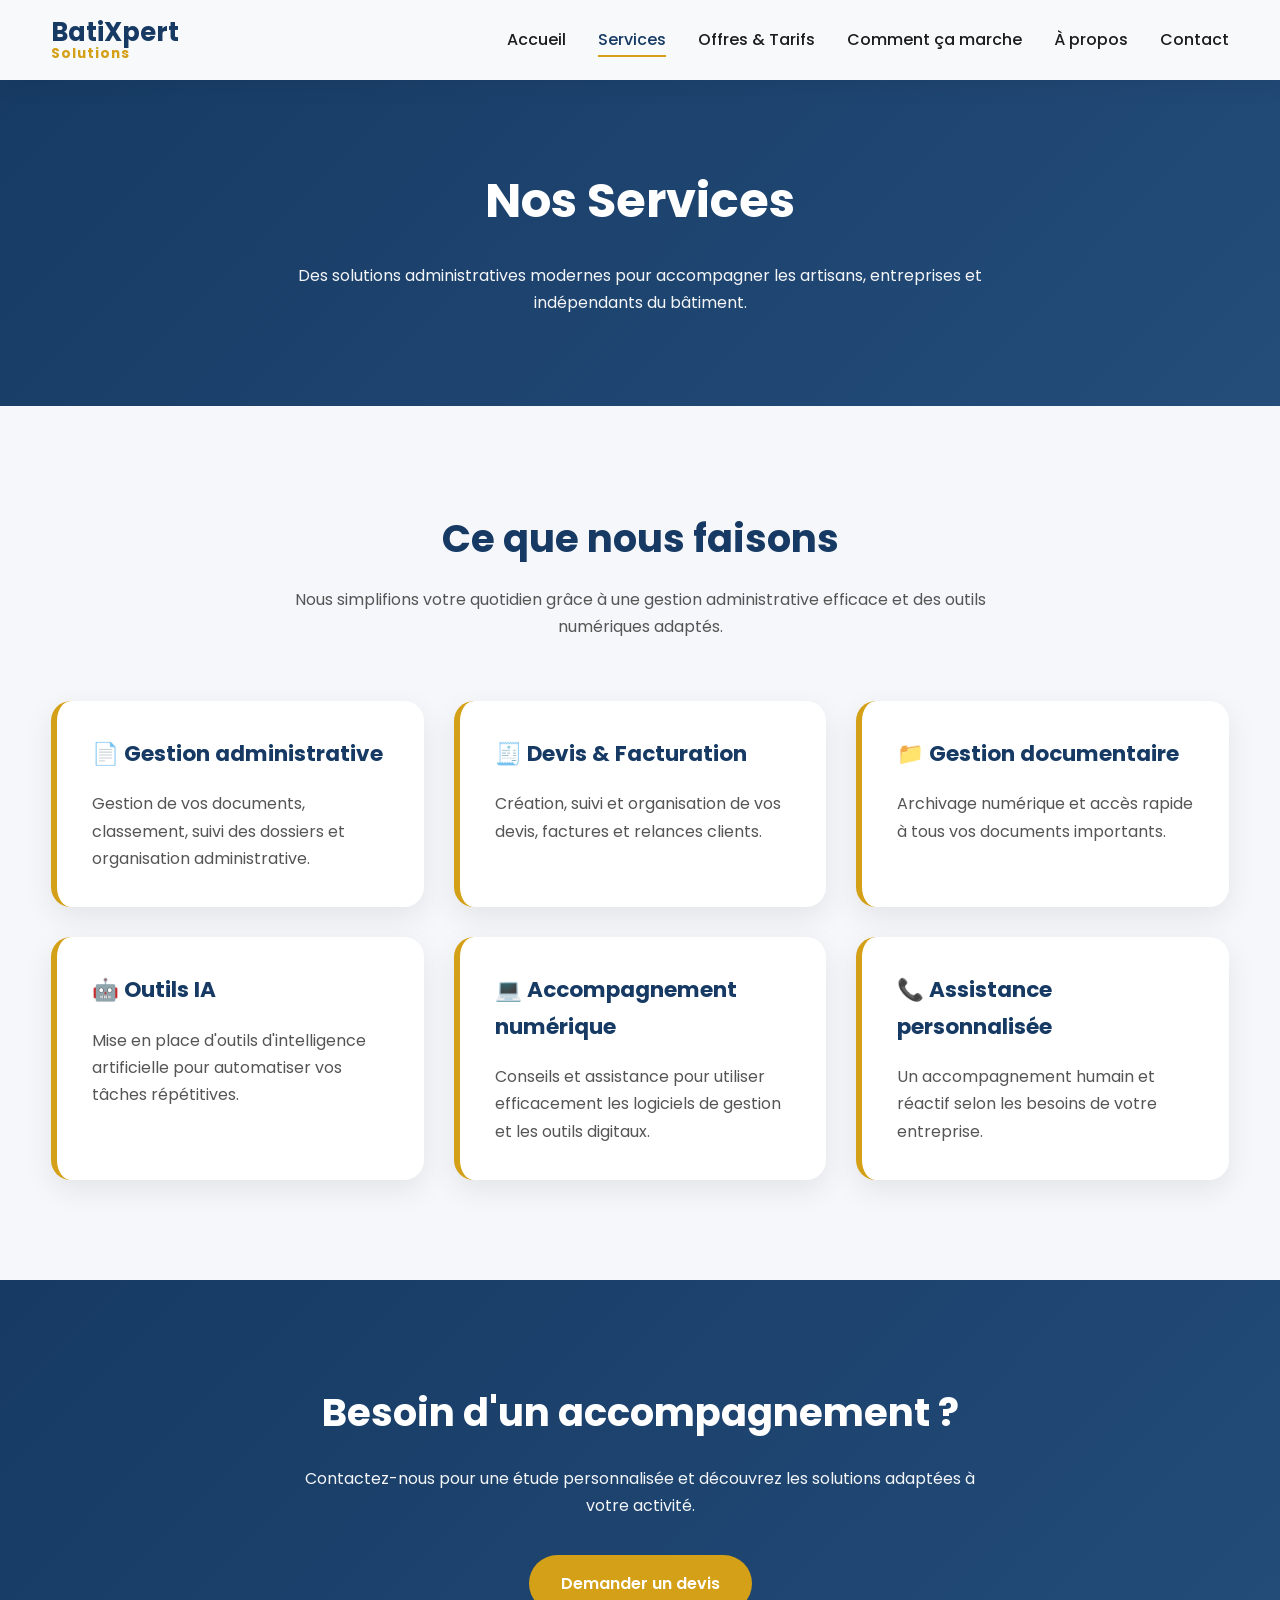
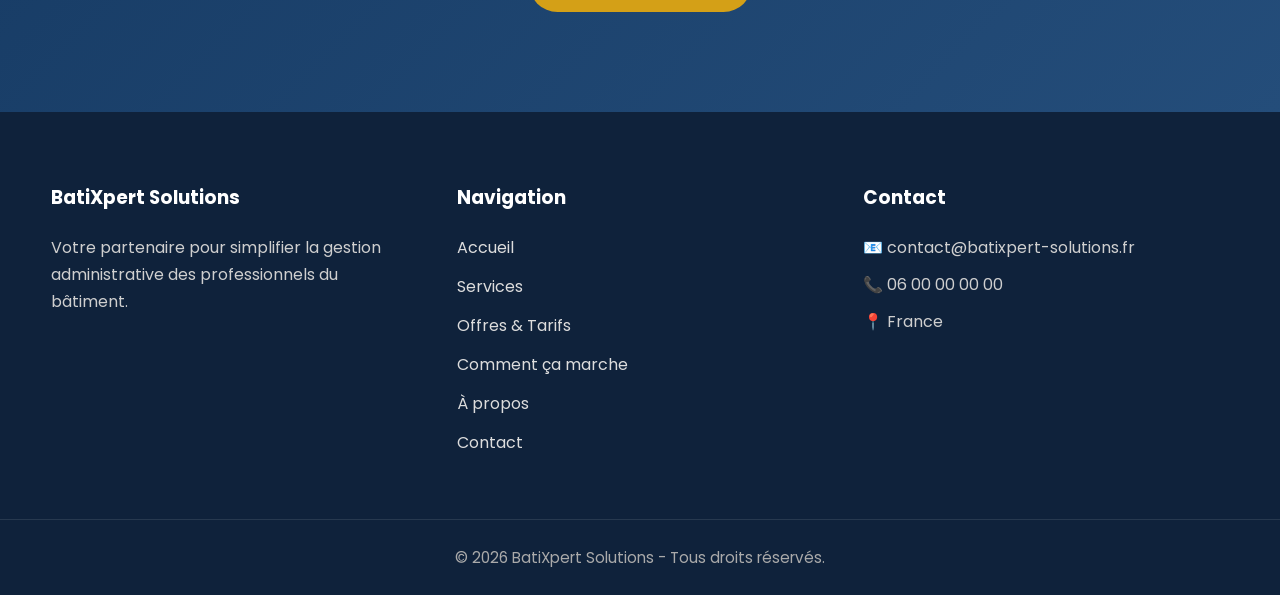
<file: services.html>
<!DOCTYPE html>
<html lang="fr">

<head>

    <meta charset="UTF-8">
    <meta name="viewport" content="width=device-width, initial-scale=1.0">

    <title>Services | BatiXpert Solutions</title>

    <meta name="description"
        content="Découvrez les services de BatiXpert Solutions pour simplifier la gestion administrative des professionnels du bâtiment.">

    <link rel="stylesheet" href="styles.css">

    <link rel="preconnect" href="https://fonts.googleapis.com">

    <link rel="preconnect" href="https://fonts.gstatic.com" crossorigin>

    <link href="https://fonts.googleapis.com/css2?family=Poppins:wght@300;400;500;600;700;800&display=swap"
        rel="stylesheet">

</head>

<body>

    <!-- HEADER -->

    <header>

        <div class="container navbar">

            <a href="index.html" class="logo">
                <span>BatiXpert</span>
                <small>Solutions</small>
            </a>

            <nav>

                <ul class="menu">

                    <li><a href="index.html">Accueil</a></li>

                    <li><a href="services.html" class="active">Services</a></li>

                    <li><a href="offres.html">Offres & Tarifs</a></li>

                    <li><a href="comment-ca-marche.html">Comment ça marche</a></li>

                    <li><a href="apropos.html">À propos</a></li>

                    <li><a href="contact.html">Contact</a></li>

                </ul>

            </nav>

            <div class="burger">

                <span></span>
                <span></span>
                <span></span>

            </div>

        </div>

    </header>

    <!-- HERO -->

    <section class="page-hero">

        <div class="container">

            <h1>Nos Services</h1>

            <p>

                Des solutions administratives modernes pour accompagner
                les artisans, entreprises et indépendants du bâtiment.

            </p>

        </div>

    </section>

    <!-- SERVICES -->

    <section class="services">

        <div class="container">

            <div class="section-title">

                <h2>Ce que nous faisons</h2>

                <p>

                    Nous simplifions votre quotidien grâce à une gestion
                    administrative efficace et des outils numériques adaptés.

                </p>

            </div>

            <div class="services-grid">

                <article class="service-card">

                    <h3>📄 Gestion administrative</h3>

                    <p>

                        Gestion de vos documents, classement, suivi des
                        dossiers et organisation administrative.

                    </p>

                </article>

                <article class="service-card">

                    <h3>🧾 Devis & Facturation</h3>

                    <p>

                        Création, suivi et organisation de vos devis,
                        factures et relances clients.

                    </p>

                </article>

                <article class="service-card">

                    <h3>📁 Gestion documentaire</h3>

                    <p>

                        Archivage numérique et accès rapide à tous vos
                        documents importants.

                    </p>

                </article>

                <article class="service-card">

                    <h3>🤖 Outils IA</h3>

                    <p>

                        Mise en place d'outils d'intelligence artificielle
                        pour automatiser vos tâches répétitives.

                    </p>

                </article>

                <article class="service-card">

                    <h3>💻 Accompagnement numérique</h3>

                    <p>

                        Conseils et assistance pour utiliser efficacement
                        les logiciels de gestion et les outils digitaux.

                    </p>

                </article>

                <article class="service-card">

                    <h3>📞 Assistance personnalisée</h3>

                    <p>

                        Un accompagnement humain et réactif selon les
                        besoins de votre entreprise.

                    </p>

                </article>

            </div>

        </div>

    </section>

    <!-- CTA -->

    <section class="cta">

        <div class="container">

            <h2>Besoin d'un accompagnement ?</h2>

            <p>

                Contactez-nous pour une étude personnalisée et découvrez
                les solutions adaptées à votre activité.

            </p>

            <a href="contact.html" class="btn btn-primary">

                Demander un devis

            </a>

        </div>

    </section>
        <!-- FOOTER -->

    <footer>

        <div class="container footer-content">

            <div class="footer-column">

                <h3>BatiXpert Solutions</h3>

                <p>
                    Votre partenaire pour simplifier la gestion
                    administrative des professionnels du bâtiment.
                </p>

            </div>

            <div class="footer-column">

                <h3>Navigation</h3>

                <ul>

                    <li><a href="index.html">Accueil</a></li>

                    <li><a href="services.html">Services</a></li>

                    <li><a href="offres.html">Offres & Tarifs</a></li>

                    <li><a href="comment-ca-marche.html">Comment ça marche</a></li>

                    <li><a href="apropos.html">À propos</a></li>

                    <li><a href="contact.html">Contact</a></li>

                </ul>

            </div>

            <div class="footer-column">

                <h3>Contact</h3>

                <p>📧 contact@batixpert-solutions.fr</p>

                <p>📞 06 00 00 00 00</p>

                <p>📍 France</p>

            </div>

        </div>

        <div class="copyright">
            © 2026 BatiXpert Solutions - Tous droits réservés.
        </div>

    </footer>

    <!-- BOUTON RETOUR EN HAUT -->

    <button id="backToTop" aria-label="Retour en haut">
        ↑
    </button>

    <!-- SCRIPT -->

    <script src="script.js"></script>

</body>

</html>
</file>
<file: styles.css>
/* ==========================================
   BATIXPERT SOLUTIONS
   styles.css
   Partie 1 - Base, Header, Navigation, Hero
========================================== */

/* ---------- RESET ---------- */

*{
    margin:0;
    padding:0;
    box-sizing:border-box;
}

html{
    scroll-behavior:smooth;
}

body{
    font-family:'Poppins',sans-serif;
    background:#f8f9fb;
    color:#333;
    line-height:1.7;
}

img{
    max-width:100%;
    display:block;
}

a{
    text-decoration:none;
    color:inherit;
}

ul{
    list-style:none;
}

/* ---------- VARIABLES ---------- */

:root{

    --primary:#163a63;
    --secondary:#244d7a;
    --accent:#d4a017;

    --white:#ffffff;

    --dark:#1d1d1d;

    --light:#f5f7fa;

    --text:#555;

    --radius:18px;

    --shadow:0 10px 30px rgba(0,0,0,.08);

    --transition:.35s;

    --max-width:1200px;

}

/* ---------- CONTAINER ---------- */

.container{

    width:min(92%,var(--max-width));

    margin:auto;

}

/* ---------- HEADER ---------- */

header{

    position:fixed;

    top:0;

    left:0;

    width:100%;

    background:rgba(255,255,255,.97);

    backdrop-filter:blur(10px);

    box-shadow:0 8px 20px rgba(0,0,0,.05);

    z-index:1000;

}

.navbar{

    display:flex;

    justify-content:space-between;

    align-items:center;

    min-height:80px;

}

/* ---------- LOGO ---------- */

.logo{

    display:flex;

    flex-direction:column;

    color:var(--primary);

    font-weight:700;

    line-height:1.1;

}

.logo span{

    font-size:1.6rem;

}

.logo small{

    color:var(--accent);

    font-size:.85rem;

    letter-spacing:1px;

}

/* ---------- MENU ---------- */

.menu{

    display:flex;

    align-items:center;

    gap:32px;

}

.menu a{

    color:var(--dark);

    font-weight:500;

    transition:var(--transition);

    position:relative;

}

.menu a::after{

    content:"";

    position:absolute;

    left:0;

    bottom:-6px;

    width:0;

    height:2px;

    background:var(--accent);

    transition:var(--transition);

}

.menu a:hover::after,
.menu a.active::after{

    width:100%;

}

.menu a:hover,
.menu a.active{

    color:var(--primary);

}

/* ---------- BURGER ---------- */

.burger{

    display:none;

    cursor:pointer;

}

.burger span{

    display:block;

    width:28px;

    height:3px;

    margin:6px 0;

    background:var(--primary);

    border-radius:10px;

    transition:.3s;

}

/* ---------- BOUTONS ---------- */

.btn{

    display:inline-block;

    padding:15px 32px;

    border-radius:50px;

    font-weight:600;

    transition:var(--transition);

}

.btn-primary{

    background:var(--accent);

    color:#fff;

}

.btn-primary:hover{

    background:#b7860f;

    transform:translateY(-3px);

}

.btn-secondary{

    border:2px solid var(--primary);

    color:var(--primary);

}

.btn-secondary:hover{

    background:var(--primary);

    color:#fff;

}

/* ---------- HERO ---------- */

.hero{

    padding:170px 0 110px;

    background:linear-gradient(135deg,#f9fbfd,#eef3f8);

}

.hero-content{
    max-width:800px;
    margin:0 auto;
    text-align:center;
}
.hero-buttons{
    justify-content:center;
}
.hero-text h1{

    font-size:3.2rem;

    line-height:1.2;

    color:var(--primary);

    margin-bottom:25px;

}

.hero-text p{

    color:var(--text);

    font-size:1.1rem;

    margin-bottom:35px;

}

.hero-buttons{

    display:flex;

    gap:18px;

    flex-wrap:wrap;

}

.hero-image img{

    border-radius:25px;

    box-shadow:var(--shadow);

}

/* ---------- PAGE HERO ---------- */

.page-hero{

    padding:160px 0 90px;

    text-align:center;

    background:linear-gradient(135deg,var(--primary),var(--secondary));

    color:#fff;

}

.page-hero h1{

    font-size:3rem;

    margin-bottom:20px;

}

.page-hero p{

    max-width:700px;

    margin:auto;

    opacity:.95;

}

/* ---------- SECTIONS ---------- */

section{

    padding:100px 0;

}

.section-title{

    text-align:center;

    margin-bottom:60px;

}

.section-title h2{

    color:var(--primary);

    font-size:2.4rem;

    margin-bottom:15px;

}

.section-title p{

    max-width:750px;

    margin:auto;

    color:var(--text);

}
/* ==========================================
   BATIXPERT SOLUTIONS
   styles.css
   Partie 2 - Cartes, Services, Offres, About
========================================== */

/* ---------- PRESENTATION ---------- */

.presentation{

    background:#ffffff;

}

.presentation-grid{

    display:grid;

    grid-template-columns:repeat(auto-fit,minmax(280px,1fr));

    gap:30px;

}

/* ---------- CARTES ---------- */

.card{

    background:#fff;

    border-radius:20px;

    padding:40px 30px;

    text-align:center;

    box-shadow:var(--shadow);

    transition:var(--transition);

    border:1px solid rgba(0,0,0,.05);

}

.card:hover{

    transform:translateY(-10px);

    box-shadow:0 18px 40px rgba(0,0,0,.12);

}

.card-icon{

    width:80px;

    height:80px;

    margin:0 auto 25px;

    border-radius:50%;

    background:rgba(212,160,23,.12);

    display:flex;

    justify-content:center;

    align-items:center;

    font-size:2rem;

}

.card h3{

    color:var(--primary);

    margin-bottom:15px;

    font-size:1.35rem;

}

.card p{

    color:var(--text);

}

/* ---------- SERVICES ---------- */

.services{

    background:var(--light);

}

.services-grid{

    display:grid;

    grid-template-columns:repeat(auto-fit,minmax(300px,1fr));

    gap:30px;

}

.service-card{

    background:#fff;

    padding:35px;

    border-radius:20px;

    box-shadow:var(--shadow);

    transition:var(--transition);

    border-left:6px solid var(--accent);

}

.service-card:hover{

    transform:translateY(-8px);

}

.service-card h3{

    color:var(--primary);

    margin-bottom:18px;

    font-size:1.35rem;

}

.service-card p{

    color:var(--text);

}

/* ---------- OFFRES ---------- */

.pricing{

    background:#fff;

}

.pricing-grid{

    display:grid;

    grid-template-columns:repeat(auto-fit,minmax(320px,1fr));

    gap:35px;

}

.pricing article{

    background:#fff;

    padding:45px 35px;

    border-radius:20px;

    text-align:center;

    box-shadow:var(--shadow);

    transition:var(--transition);

    border:2px solid transparent;

}

.pricing article:hover{

    transform:translateY(-10px);

    border-color:var(--accent);

}

.pricing h3{

    color:var(--primary);

    font-size:1.6rem;

    margin-bottom:20px;

}

.price{

    font-size:2.3rem;

    font-weight:700;

    color:var(--accent);

    margin-bottom:25px;

}

.pricing article p{

    margin:15px 0;

    color:var(--text);

}

.pricing article .btn{

    margin-top:20px;

}

/* ---------- OFFRE VEDETTE ---------- */

.featured{

    background:linear-gradient(135deg,var(--primary),var(--secondary));

    color:#fff;

    transform:scale(1.03);

}

.featured h3{

    color:#fff;

}

.featured p{

    color:#f5f5f5;

}

.featured .price{

    color:#ffd45d;

}

.featured .btn-primary{

    background:#fff;

    color:var(--primary);

}

.featured .btn-primary:hover{

    background:#f0f0f0;

}

/* ---------- A PROPOS ---------- */

.about{

    background:#fff;

}

.about-content{

    display:grid;

    grid-template-columns:1fr;

    gap:40px;

}

.about-text{

    background:#fff;

    padding:40px;

    border-radius:20px;

    box-shadow:var(--shadow);

}

.about-text p{

    color:var(--text);

    margin-bottom:20px;

}

.about-text p:last-child{

    margin-bottom:0;

}
/* ==========================================
   BATIXPERT SOLUTIONS
   styles.css
   Partie 3 - Étapes, Contact, CTA, Footer
========================================== */

/* ---------- COMMENT ÇA MARCHE ---------- */

.steps{

    background:var(--light);

}

.steps-grid{

    display:grid;

    grid-template-columns:repeat(auto-fit,minmax(250px,1fr));

    gap:30px;

}

.steps-grid div{

    background:#fff;

    border-radius:20px;

    padding:40px 30px;

    text-align:center;

    box-shadow:var(--shadow);

    transition:var(--transition);

}

.steps-grid div:hover{

    transform:translateY(-8px);

}

.steps-grid span{

    width:70px;

    height:70px;

    margin:0 auto 25px;

    border-radius:50%;

    background:var(--accent);

    color:#fff;

    display:flex;

    align-items:center;

    justify-content:center;

    font-size:1.7rem;

    font-weight:700;

}

.steps-grid h3{

    color:var(--primary);

    margin-bottom:15px;

}

.steps-grid p{

    color:var(--text);

}

/* ---------- CONTACT ---------- */

.contact{

    background:#fff;

}

.contact-form{

    max-width:750px;

    margin:0 auto 60px;

    display:flex;

    flex-direction:column;

    gap:20px;

}

.contact-form input,
.contact-form textarea{

    width:100%;

    padding:18px;

    border:1px solid #d8d8d8;

    border-radius:12px;

    font-family:inherit;

    font-size:1rem;

    transition:var(--transition);

    background:#fafafa;

}

.contact-form input:focus,
.contact-form textarea:focus{

    outline:none;

    border-color:var(--accent);

    background:#fff;

    box-shadow:0 0 0 3px rgba(212,160,23,.15);

}

.contact-form textarea{

    min-height:180px;

    resize:vertical;

}

.contact-form button{

    align-self:flex-start;

}

/* ---------- CTA ---------- */

.cta{

    background:linear-gradient(135deg,var(--primary),var(--secondary));

    color:#fff;

    text-align:center;

}

.cta h2{

    font-size:2.4rem;

    margin-bottom:20px;

}

.cta p{

    max-width:700px;

    margin:0 auto 35px;

    opacity:.95;

}

.cta .btn-primary{

    background:var(--accent);

}

.cta .btn-primary:hover{

    background:#b7860f;

}

/* ---------- FOOTER ---------- */

footer{

    background:#0f223b;

    color:#ddd;

    padding:70px 0 25px;

}

.footer-content{

    display:grid;

    grid-template-columns:repeat(auto-fit,minmax(240px,1fr));

    gap:40px;

}

.footer-column h3{

    color:#fff;

    margin-bottom:20px;

}

.footer-column p{

    color:#cfcfcf;

    margin-bottom:10px;

}

.footer-column ul li{

    margin-bottom:12px;

}

.footer-column a{

    transition:var(--transition);

}

.footer-column a:hover{

    color:var(--accent);

}

.copyright{

    margin-top:50px;

    padding-top:25px;

    text-align:center;

    border-top:1px solid rgba(255,255,255,.1);

    color:#aaa;

    font-size:.95rem;

}

/* ---------- RETOUR EN HAUT ---------- */

#backToTop{

    position:fixed;

    right:25px;

    bottom:25px;

    width:50px;

    height:50px;

    border:none;

    border-radius:50%;

    background:var(--accent);

    color:#fff;

    font-size:1.3rem;

    cursor:pointer;

    display:flex;

    align-items:center;

    justify-content:center;

    box-shadow:var(--shadow);

    opacity:0;

    visibility:hidden;

    transition:var(--transition);

    z-index:999;

}

#backToTop.show{

    opacity:1;

    visibility:visible;

}

#backToTop:hover{

    transform:translateY(-5px);

    background:#b7860f;

}
/* ==========================================
   BATIXPERT SOLUTIONS
   styles.css
   Partie 4 - Responsive & Animations
========================================== */

/* ---------- ANIMATIONS ---------- */

@keyframes fadeUp{
    from{
        opacity:0;
        transform:translateY(30px);
    }
    to{
        opacity:1;
        transform:translateY(0);
    }
}

.hero-text,
.hero-image,
.card,
.service-card,
.pricing article,
.steps-grid div,
.about-text,
.contact-form{

    animation:fadeUp .8s ease both;

}

/* ---------- IMAGES ---------- */

.hero-image img{

    transition:.4s;

}

.hero-image img:hover{

    transform:scale(1.03);

}

/* ---------- SCROLLBAR ---------- */

::-webkit-scrollbar{

    width:10px;

}

::-webkit-scrollbar-thumb{

    background:var(--accent);

    border-radius:20px;

}

::-webkit-scrollbar-track{

    background:#ececec;

}

/* ---------- TABLETTE ---------- */

@media (max-width:992px){

.hero-content{

grid-template-columns:1fr;

text-align:center;

}

.hero-buttons{

justify-content:center;

}

.hero-text h1{

font-size:2.6rem;

}

}

/* ---------- MOBILE ---------- */

@media (max-width:768px){

/* Header */

.navbar{

height:80px;

}

/* Burger */

.burger{

display:block;

z-index:1001;

}

.menu{

position:fixed;

top:80px;

left:-100%;

width:100%;

height:calc(100vh - 80px);

background:#fff;

display:flex;

flex-direction:column;

justify-content:flex-start;

align-items:center;

padding-top:40px;

gap:30px;

transition:.35s;

box-shadow:0 10px 30px rgba(0,0,0,.08);

}

.menu.active{

left:0;

}

/* Hero */

.hero{

padding:140px 0 70px;

}

.hero-text h1{

font-size:2.2rem;

}

.hero-text p{

font-size:1rem;

}

/* Sections */

section{

padding:80px 0;

}

.section-title h2{

font-size:2rem;

}

/* Grilles */

.presentation-grid,
.services-grid,
.pricing-grid,
.steps-grid,
.footer-content{

grid-template-columns:1fr;

}

/* Boutons */

.btn{

display:block;

width:100%;

text-align:center;

margin-bottom:15px;

}

.hero-buttons{

display:block;

}

.contact-form button{

width:100%;

}

}

/* ---------- PETITS MOBILES ---------- */

@media (max-width:480px){

.logo span{

font-size:1.35rem;

}

.logo small{

font-size:.75rem;

}

.hero-text h1{

font-size:1.8rem;

}

.page-hero h1{

font-size:2rem;

}

.section-title h2{

font-size:1.8rem;

}

.card,
.service-card,
.pricing article,
.steps-grid div{

padding:30px 20px;

}

}

/* ---------- HOVER ---------- */

.card:hover,
.service-card:hover,
.steps-grid div:hover,
.pricing article:hover{

box-shadow:0 18px 40px rgba(0,0,0,.12);

}

/* ---------- SÉLECTION ---------- */

::selection{

background:var(--accent);

color:#fff;

}

/* ---------- FIN ---------- */
</file>
